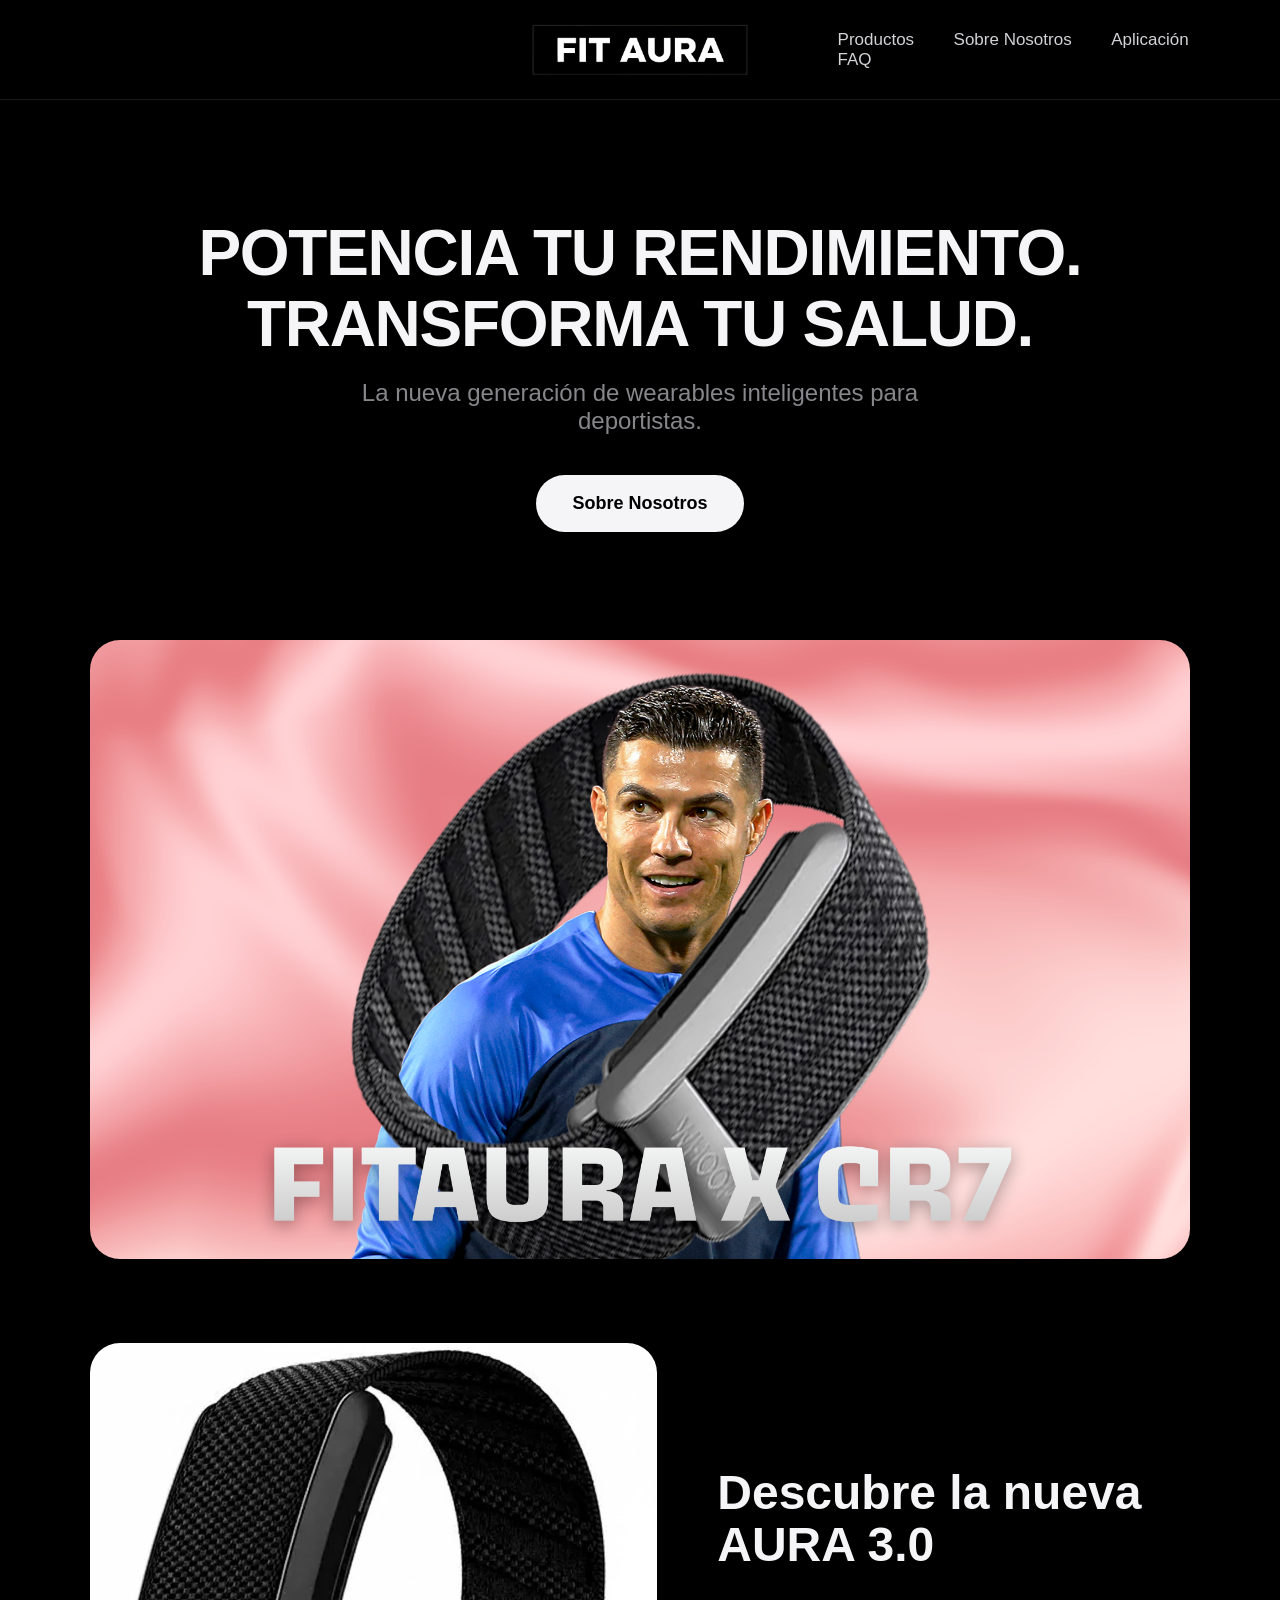
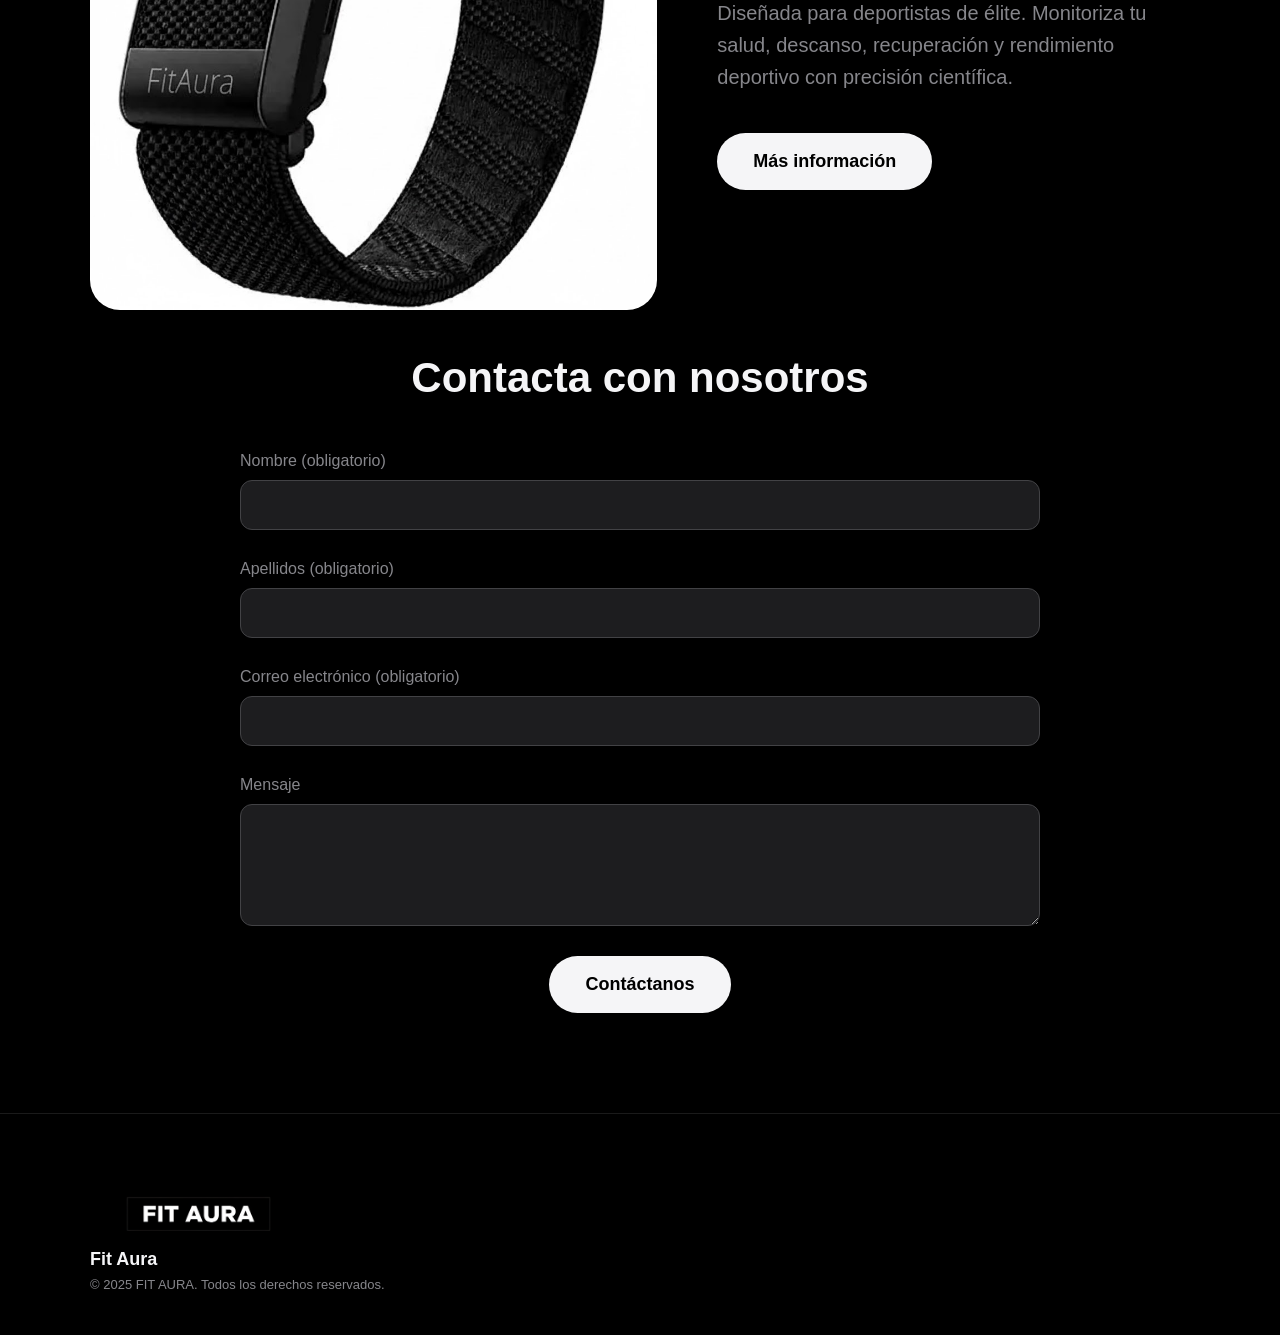
<file: index.html>
<!DOCTYPE html>
<html lang="es">
<head>
    <meta charset="UTF-8">
    <meta name="viewport" content="width=device-width, initial-scale=1.0">
    <title>FIT AURA - Potencia tu Rendimiento</title>

    <link rel="icon" type="image/png" href="assets/favicon.png">

    <link rel="stylesheet" href="style.css">
</head>
<body>

    <header class="navbar">
        <div class="nav-side nav-left"></div> 
        <div class="nav-center">
            <a href="index.html">
                <img src="assets/Letras FITAURA.png" alt="FIT AURA Logo" class="logo">
            </a>
        </div>
        <div class="nav-side nav-right">
            <nav>
                <a href="productos.html">Productos</a>
                <a href="sobre-nosotros.html">Sobre Nosotros</a>
                <a href="aplicacion.html">Aplicación</a>
                <a href="https://notebooklm.google.com/notebook/1a202533-34b2-4acc-ba76-eec06b1f2f01?authuser=1" target="_blank">FAQ</a>
            </nav>
        </div>
    </header>

    <main>
        <section class="hero">
            <h1 class="animate-load">POTENCIA TU RENDIMIENTO.<br>TRANSFORMA TU SALUD.</h1>
            <p class="animate-load delay-1">La nueva generación de wearables inteligentes para deportistas.</p>
            <div class="animate-load delay-2">
                <a href="sobre-nosotros.html" class="btn-hero">Sobre Nosotros</a>
            </div>
        </section>

        <section class="promo-section reveal-scale">
            <div class="image-container">
                <img src="assets/fitaura-x-cr7.png" alt="Fitaura x CR7 Collaboration" class="promo-img">
            </div>
        </section>

        <section class="featured-product" id="productos">
            <div class="featured-container">
                <div class="product-image-side reveal-left">
                    <img src="assets/fit-aura-pulsera.jpg" alt="AURA 3.0 Wearable" class="product-img-featured">
                </div>
                <div class="product-text-side reveal-right">
                    <h2>Descubre la nueva AURA 3.0</h2>
                    <p>Diseñada para deportistas de élite. Monitoriza tu salud, descanso, recuperación y rendimiento deportivo con precisión científica.</p>
                    <a href="productos.html" class="btn-more">Más información</a>
                </div>
            </div>
        </section>

        <section class="contact-section reveal-scale" id="contacto">
            <div class="contact-container">
                <h2>Contacta con nosotros</h2>
                <form class="contact-form" action="https://formspree.io/f/mlgwkwlw" method="POST">
                    <div class="form-group">
                        <label>Nombre (obligatorio)</label>
                        <input type="text" name="nombre" required>
                    </div>
                    <div class="form-group">
                        <label>Apellidos (obligatorio)</label>
                        <input type="text" name="apellidos" required>
                    </div>
                    <div class="form-group">
                        <label>Correo electrónico (obligatorio)</label>
                        <input type="email" name="email" required>
                    </div>
                    <div class="form-group">
                        <label>Mensaje</label>
                        <textarea name="mensaje" rows="5"></textarea>
                    </div>
                    <button type="submit" class="btn-submit">Contáctanos</button>
                </form>
            </div>
        </section>
    </main>

    <footer class="footer">
        <div class="footer-container">
            <div class="footer-column brand-col">
                <img src="assets/Letras FITAURA.png" alt="FIT AURA" class="footer-logo">
                <p class="brand-name">Fit Aura</p>
                <p class="copyright">© 2025 FIT AURA. Todos los derechos reservados.</p>
            </div>
        </div>
    </footer>

    <script>
        const observer = new IntersectionObserver((entries) => {
            entries.forEach(entry => {
                if (entry.isIntersecting) entry.target.classList.add('active');
            });
        }, { threshold: 0.15 });
        document.querySelectorAll('.reveal-left, .reveal-right, .reveal-scale').forEach(el => observer.observe(el));
    </script>
</body>
</html>
</file>
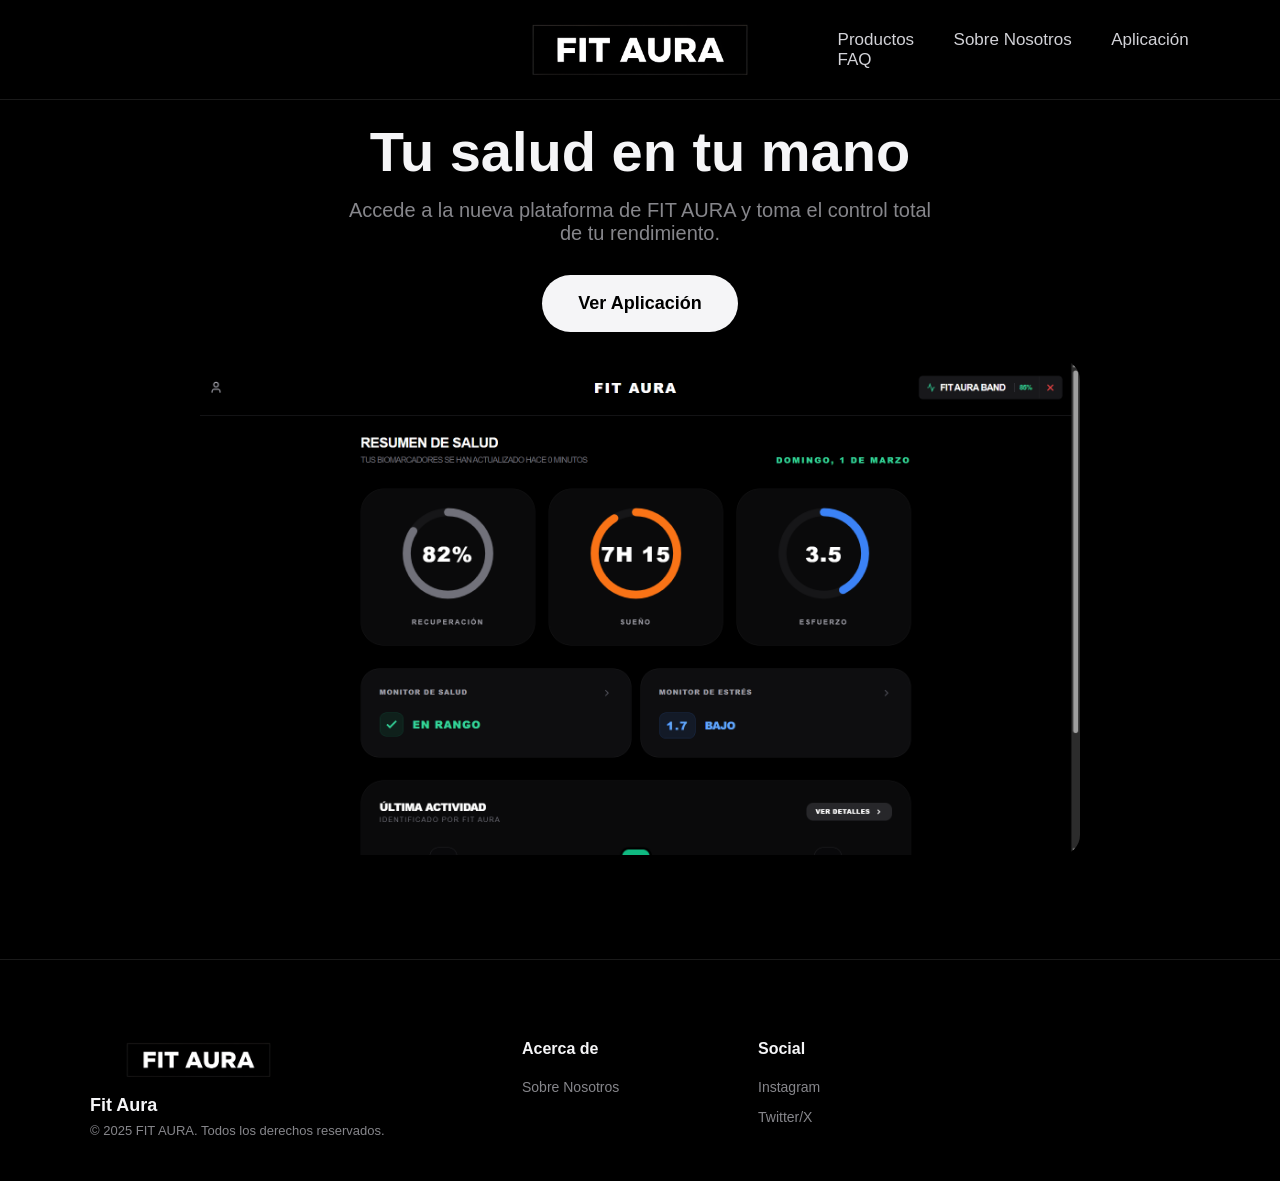
<file: aplicacion.html>
<!DOCTYPE html>
<html lang="es">
<head>
    <meta charset="UTF-8">
    <meta name="viewport" content="width=device-width, initial-scale=1.0">
    <title>Aplicación - FIT AURA</title>
    
    <link rel="icon" type="image/png" href="assets/favicon.png">
    
    <link rel="stylesheet" href="style.css">
</head>
<body>

   <header class="navbar">
    <div class="nav-side nav-left"></div> 
    <div class="nav-center">
        <a href="index.html">
            <img src="assets/Letras FITAURA.png" alt="FIT AURA Logo" class="logo">
        </a>
    </div>
    <div class="nav-side nav-right">
        <div class="menu-toggle" id="mobile-menu">
            <span class="bar"></span>
            <span class="bar"></span>
            <span class="bar"></span>
        </div>
        <nav class="nav-links">
            <a href="productos.html">Productos</a>
            <a href="sobre-nosotros.html">Sobre Nosotros</a>
            <a href="aplicacion.html">Aplicación</a>
            <a href="https://notebooklm.google.com/notebook/1a202533-34b2-4acc-ba76-eec06b1f2f01?authuser=1" target="_blank">FAQ</a>
        </nav>
    </div>
</header>

<script>
    const menu = document.querySelector('#mobile-menu');
    const menuLinks = document.querySelector('.nav-links');

    menu.addEventListener('click', function() {
        menu.classList.toggle('is-active');
        menuLinks.classList.toggle('active');
    });

    // Cerrar menú al hacer click en un enlace
    document.querySelectorAll('.nav-links a').forEach(n => n.addEventListener('click', () => {
        menu.classList.remove('is-active');
        menuLinks.classList.remove('active');
    }));
</script>

    <main class="app-page">
        <section class="app-hero animate-load">
            <h1>Tu salud en tu mano</h1>
            <p>Accede a la nueva plataforma de FIT AURA y toma el control total de tu rendimiento.</p>
            <div class="app-buttons">
                <a href="https://eduubmq.github.io/fitauraapp/" class="btn-hero" target="_blank">Ver Aplicación</a>
            </div>
        </section>

        <section class="app-preview reveal-scale">
            <div class="image-container-app">
                <img src="assets/aplicacion.png" alt="FIT AURA App Preview" class="app-img">
            </div>
        </section>
    </main>

    <footer class="footer">
        <div class="footer-container">
            <div class="footer-column brand-col">
                <img src="assets/Letras FITAURA.png" alt="FIT AURA" class="footer-logo">
                <p class="brand-name">Fit Aura</p>
                <p class="copyright">© 2025 FIT AURA. Todos los derechos reservados.</p>
            </div>
            <div class="footer-column">
                <h4>Acerca de</h4>
                <ul>
                    <li><a href="sobre-nosotros.html">Sobre Nosotros</a></li>
                </ul>
            </div>
            <div class="footer-column">
                <h4>Social</h4>
                <ul>
                    <li><a href="#">Instagram</a></li>
                    <li><a href="#">Twitter/X</a></li>
                </ul>
            </div>
        </div>
    </footer>

    <script>
        const observer = new IntersectionObserver((entries) => {
            entries.forEach(entry => {
                if (entry.isIntersecting) entry.target.classList.add('active');
            });
        }, { threshold: 0.1 });
        document.querySelectorAll('.reveal-scale').forEach(el => observer.observe(el));
    </script>
</body>

</html>
</file>
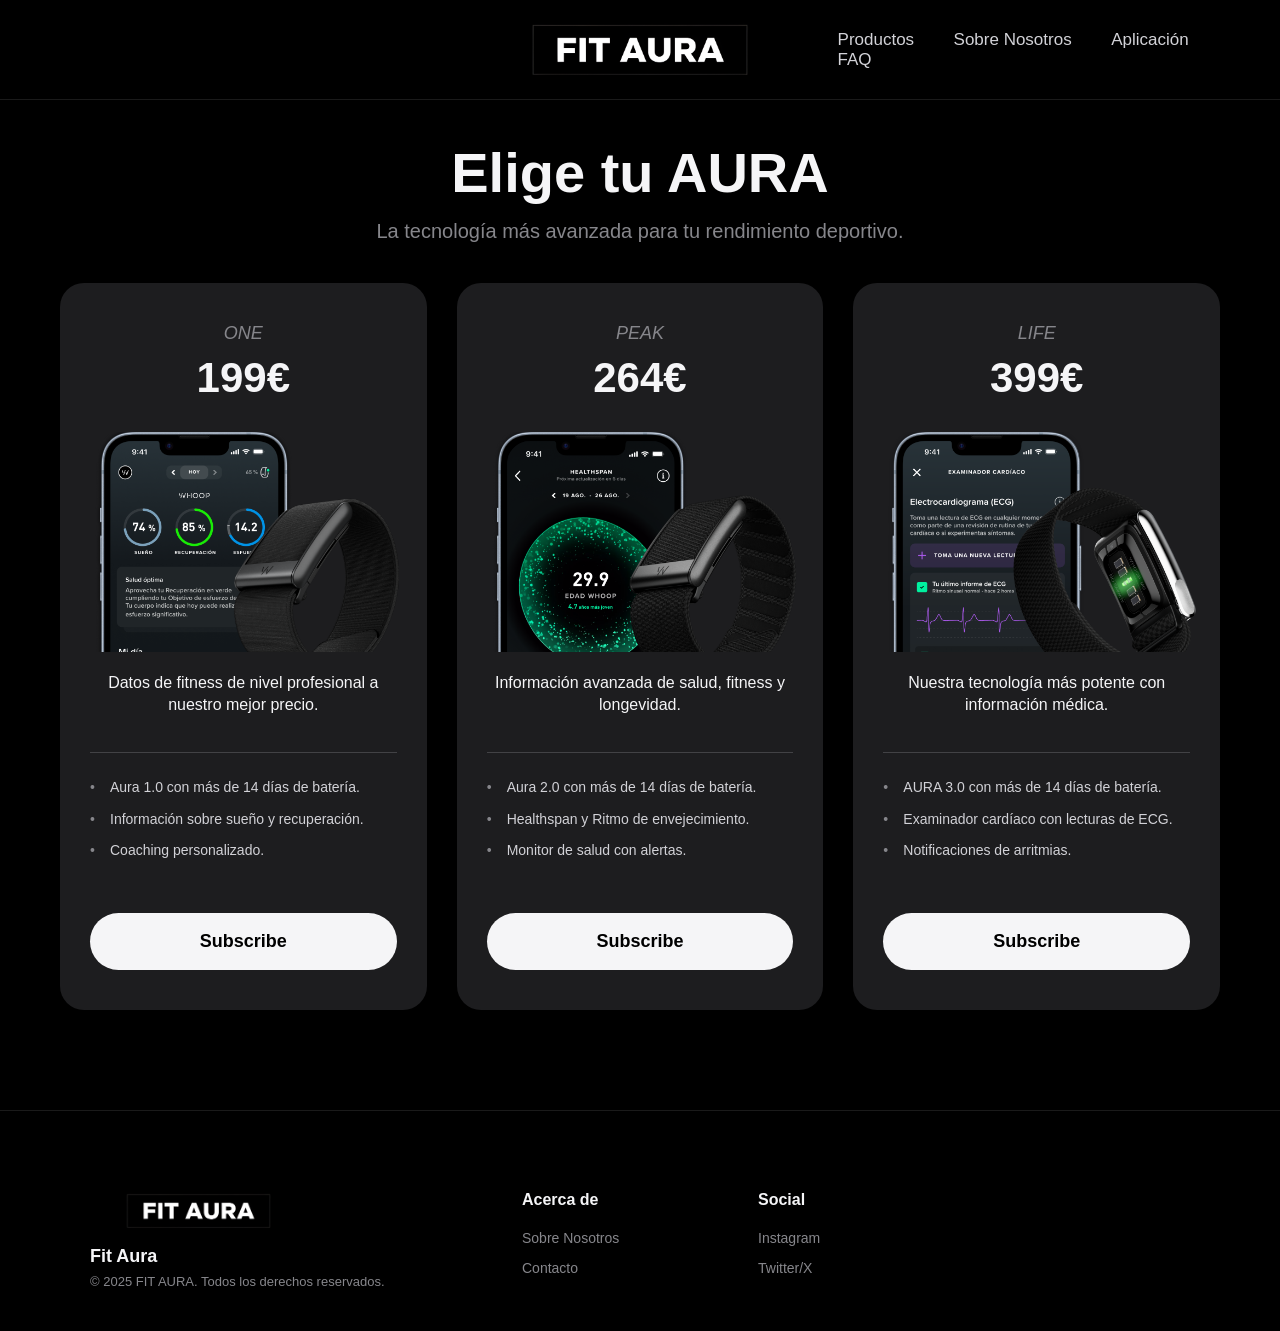
<file: productos.html>
<!DOCTYPE html>
<html lang="es">
<head>
    <meta charset="UTF-8">
    <meta name="viewport" content="width=device-width, initial-scale=1.0">
    <title>Productos - FIT AURA</title>

    <link rel="icon" type="image/png" href="assets/favicon.png">
    
    <link rel="stylesheet" href="style.css">
</head>
<body>

    <header class="navbar">
        <div class="nav-side nav-left"></div> 
        <div class="nav-center">
            <a href="index.html">
                <img src="assets/Letras FITAURA.png" alt="FIT AURA Logo" class="logo">
            </a>
        </div>
        <div class="nav-side nav-right">
            <nav>
                <a href="productos.html">Productos</a>
                <a href="sobre-nosotros.html">Sobre Nosotros</a>
                <a href="aplicacion.html">Aplicación</a>
                <a href="https://notebooklm.google.com/notebook/1a202533-34b2-4acc-ba76-eec06b1f2f01?authuser=1" target="_blank">FAQ</a>
            </nav>
        </div>
    </header>

    <main class="pricing-page">
        <section class="pricing-hero animate-load">
            <h1>Elige tu AURA</h1>
            <p>La tecnología más avanzada para tu rendimiento deportivo.</p>
        </section>

        <section class="pricing-grid">
            
            <div class="pricing-card reveal-scale">
                <span class="plan-tag">ONE</span>
                <p class="price">199€</p>
                <div class="card-img-wrap">
                    <img src="assets/suscripcion1.png" alt="AURA ONE" class="card-img">
                </div>
                <p class="card-desc">Datos de fitness de nivel profesional a nuestro mejor precio.</p>
                <hr>
                <ul class="features">
                    <li>Aura 1.0 con más de 14 días de batería.</li>
                    <li>Información sobre sueño y recuperación.</li>
                    <li>Coaching personalizado.</li>
                </ul>
                <div class="card-buttons">
                    <a href="#" class="btn-subscribe">Subscribe</a>
                </div>
            </div>

            <div class="pricing-card reveal-scale delay-1">
                <span class="plan-tag">PEAK</span>
                <p class="price">264€</p>
                <div class="card-img-wrap">
                    <img src="assets/suscripcion2.png" alt="AURA PEAK" class="card-img">
                </div>
                <p class="card-desc">Información avanzada de salud, fitness y longevidad.</p>
                <hr>
                <ul class="features">
                    <li>Aura 2.0 con más de 14 días de batería.</li>
                    <li>Healthspan y Ritmo de envejecimiento.</li>
                    <li>Monitor de salud con alertas.</li>
                </ul>
                <div class="card-buttons">
                    <a href="#" class="btn-subscribe">Subscribe</a>
                </div>
            </div>

            <div class="pricing-card reveal-scale delay-2">
                <span class="plan-tag">LIFE</span>
                <p class="price">399€</p>
                <div class="card-img-wrap">
                    <img src="assets/suscripcion3.png" alt="AURA 3.0" class="card-img">
                </div>
                <p class="card-desc">Nuestra tecnología más potente con información médica.</p>
                <hr>
                <ul class="features">
                    <li>AURA 3.0 con más de 14 días de batería.</li>
                    <li>Examinador cardíaco con lecturas de ECG.</li>
                    <li>Notificaciones de arritmias.</li>
                </ul>
                <div class="card-buttons">
                    <a href="#" class="btn-subscribe">Subscribe</a>
                </div>
            </div>

        </section>
    </main>

    <footer class="footer">
        <div class="footer-container">
            <div class="footer-column brand-col">
                <img src="assets/Letras FITAURA.png" alt="FIT AURA" class="footer-logo">
                <p class="brand-name">Fit Aura</p>
                <p class="copyright">© 2025 FIT AURA. Todos los derechos reservados.</p>
            </div>
            <div class="footer-column">
                <h4>Acerca de</h4>
                <ul>
                    <li><a href="sobre-nosotros.html">Sobre Nosotros</a></li>
                    <li><a href="index.html#contacto">Contacto</a></li>
                </ul>
            </div>
            <div class="footer-column">
                <h4>Social</h4>
                <ul>
                    <li><a href="#">Instagram</a></li>
                    <li><a href="#">Twitter/X</a></li>
                </ul>
            </div>
        </div>
    </footer>

    <script>
        const observer = new IntersectionObserver((entries) => {
            entries.forEach(entry => {
                if (entry.isIntersecting) entry.target.classList.add('active');
            });
        }, { threshold: 0.1 });
        document.querySelectorAll('.reveal-scale').forEach(el => observer.observe(el));
    </script>
</body>
</html>
</file>
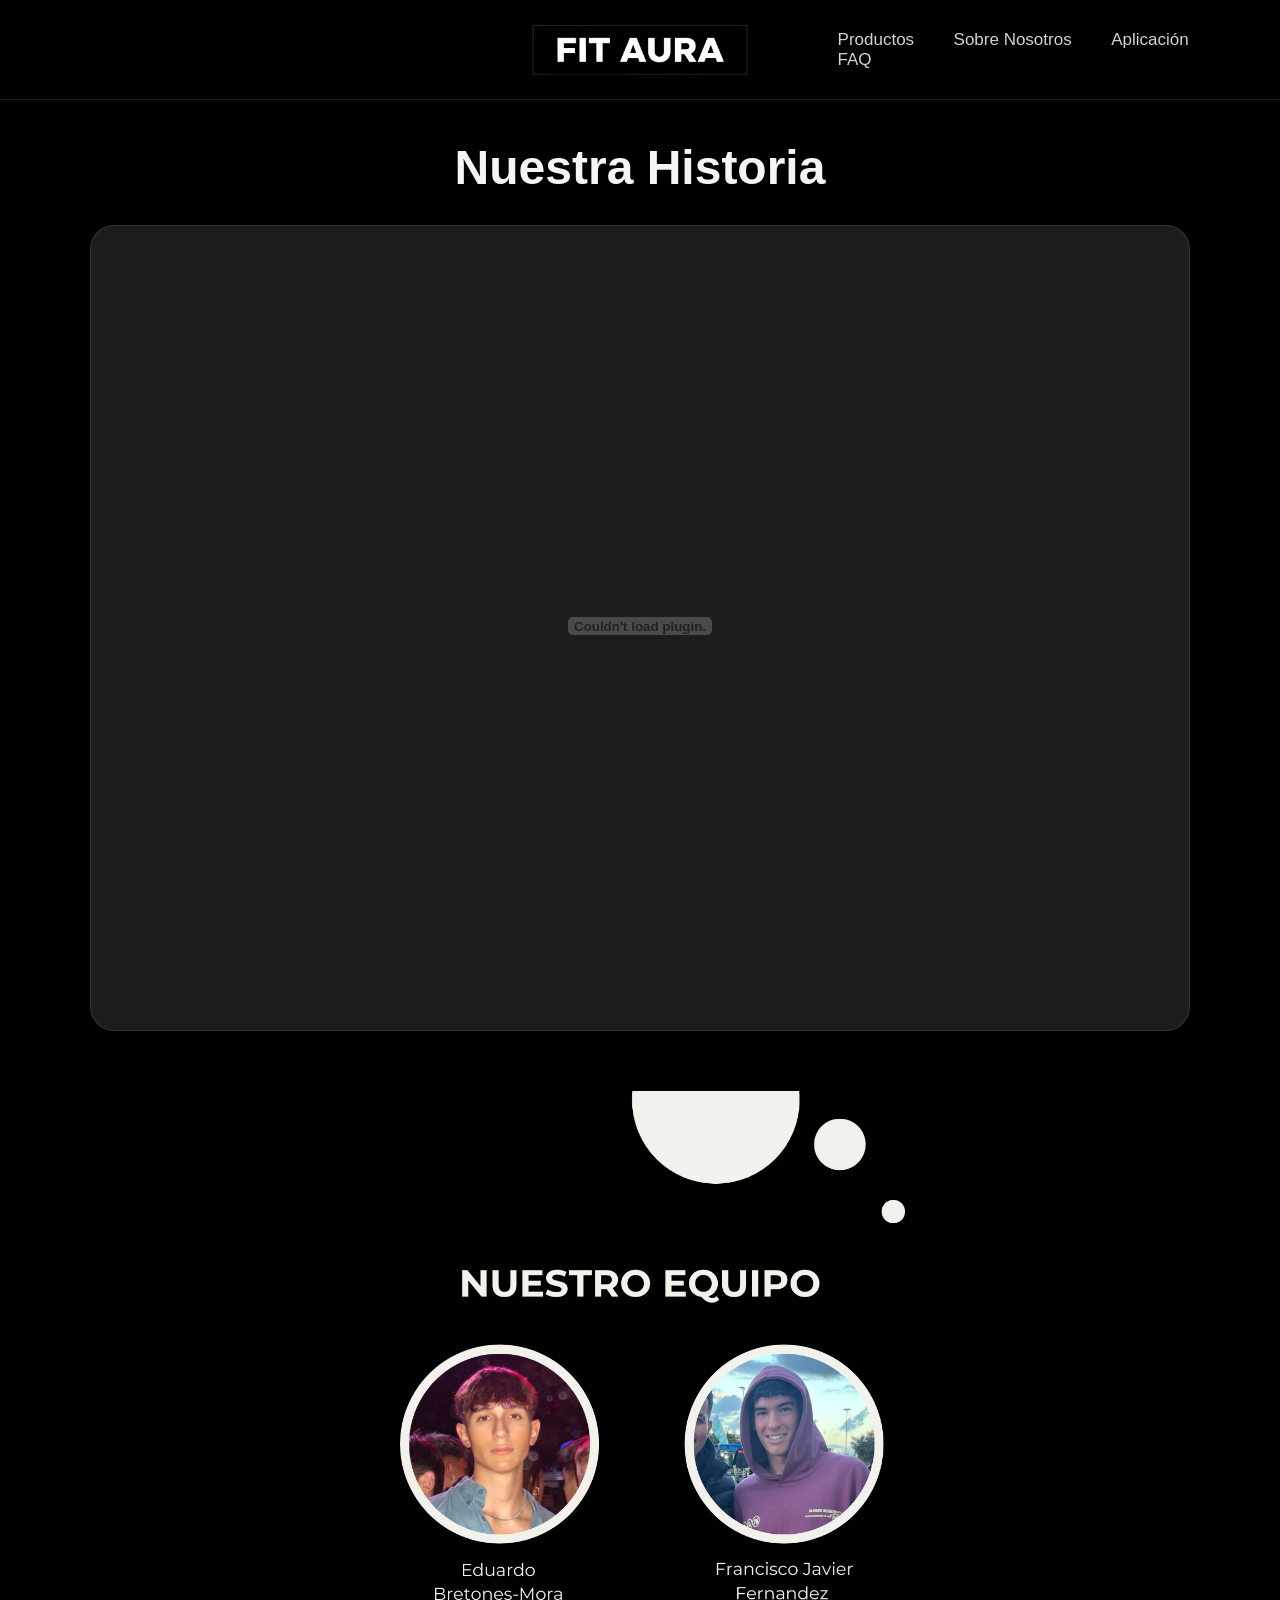
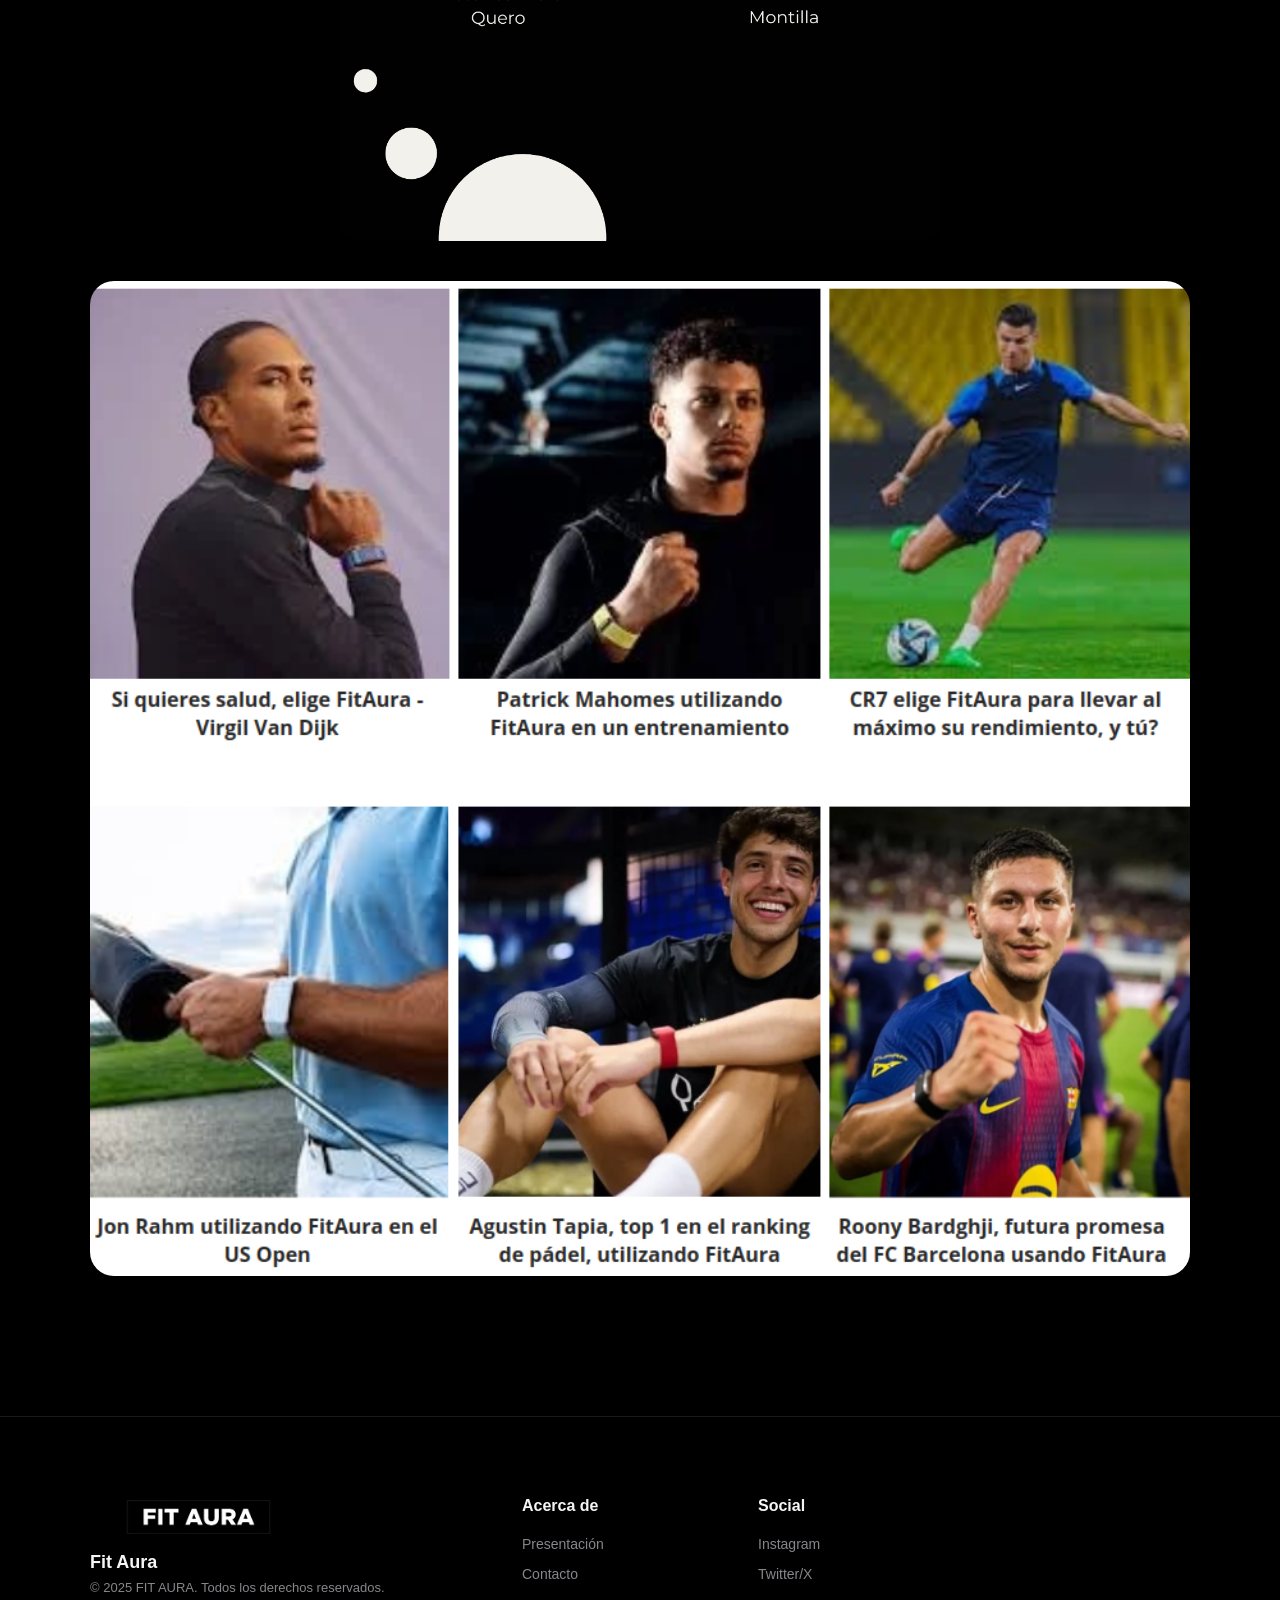
<file: sobre-nosotros.html>
<!DOCTYPE html>
<html lang="es">
<head>
    <meta charset="UTF-8">
    <meta name="viewport" content="width=device-width, initial-scale=1.0">
    <title>Sobre Nosotros - FIT AURA</title>

    <link rel="icon" type="image/png" href="assets/favicon.png">
    
    <link rel="stylesheet" href="style.css">
</head>
<body>

    <header class="navbar">
        <div class="nav-side nav-left"></div> 
        <div class="nav-center">
            <a href="index.html">
                <img src="assets/Letras FITAURA.png" alt="FIT AURA Logo" class="logo">
            </a>
        </div>
        <div class="nav-side nav-right">
            <nav>
                <a href="productos.html">Productos</a>
                <a href="sobre-nosotros.html">Sobre Nosotros</a>
                <a href="aplicacion.html">Aplicación</a>
                <a href="https://notebooklm.google.com/notebook/1a202533-34b2-4acc-ba76-eec06b1f2f01?authuser=1" target="_blank">FAQ</a>
            </nav>
        </div>
    </header>

    <main class="about-page-pdf">
        <section class="pdf-section animate-load">
            <h1>Nuestra Historia</h1>
            <div class="pdf-container">
                <embed src="assets/FIT AURA pdf.pdf" type="application/pdf" width="100%" height="800px" />
            </div>
        </section>

        <section class="team-section reveal-scale">
            <div class="team-image-container">
                <img src="assets/equipo.png" alt="Equipo FIT AURA" class="team-img">
            </div>
        </section>

        <section class="feed-section reveal-scale">
            <div class="feed-image-container">
                <img src="assets/feed.png" alt="Atletas FIT AURA" class="feed-img">
            </div>
        </section>
    </main>

    <footer class="footer">
        <div class="footer-container">
            <div class="footer-column brand-col">
                <img src="assets/Letras FITAURA.png" alt="FIT AURA" class="footer-logo">
                <p class="brand-name">Fit Aura</p>
                <p class="copyright">© 2025 FIT AURA. Todos los derechos reservados.</p>
            </div>
            <div class="footer-column">
                <h4>Acerca de</h4>
                <ul>
                    <li><a href="sobre-nosotros.html">Presentación</a></li>
                    <li><a href="index.html#contacto">Contacto</a></li>
                </ul>
            </div>
            <div class="footer-column">
                <h4>Social</h4>
                <ul>
                    <li><a href="#">Instagram</a></li>
                    <li><a href="#">Twitter/X</a></li>
                </ul>
            </div>
        </div>
    </footer>

    <script>
        const observer = new IntersectionObserver((entries) => {
            entries.forEach(entry => {
                if (entry.isIntersecting) entry.target.classList.add('active');
            });
        }, { threshold: 0.1 });
        document.querySelectorAll('.reveal-scale').forEach(el => observer.observe(el));
    </script>
</body>
</html>
</file>
<file: style.css>
/* ==========================================================================
   1. RESETEO Y TIPOGRAFÍA (ESTILO PREMIUM APPLE)
   ========================================================================== */
* {
    margin: 0;
    padding: 0;
    box-sizing: border-box;
    font-family: -apple-system, BlinkMacSystemFont, "Segoe UI", Roboto, Helvetica, Arial, sans-serif;
    -webkit-font-smoothing: antialiased;
    -moz-osx-font-smoothing: grayscale;
}

body {
    background-color: #000000; 
    color: #f5f5f7; 
    overflow-x: hidden;
}

/* ==========================================================================
   2. ANIMACIONES Y REVEAL SYSTEM
   ========================================================================== */
@keyframes fadeInUp {
    from { opacity: 0; transform: translateY(30px); }
    to { opacity: 1; transform: translateY(0); }
}

@keyframes fadeInDown {
    from { opacity: 0; transform: translateY(-20px); }
    to { opacity: 1; transform: translateY(0); }
}

.animate-load {
    opacity: 0;
    animation: fadeInUp 1s cubic-bezier(0.2, 0.8, 0.2, 1) forwards;
}

.delay-1 { animation-delay: 0.2s; transition-delay: 0.2s; }
.delay-2 { animation-delay: 0.4s; transition-delay: 0.4s; }

.reveal-left { opacity: 0; transform: translateX(-50px); transition: all 1s cubic-bezier(0.2, 0.8, 0.2, 1); }
.reveal-right { opacity: 0; transform: translateX(50px); transition: all 1s cubic-bezier(0.2, 0.8, 0.2, 1); }
.reveal-scale { opacity: 0; transform: scale(0.9); transition: all 1s cubic-bezier(0.2, 0.8, 0.2, 1); }

.active { 
    opacity: 1 !important; 
    transform: translate(0) scale(1) !important; 
}

/* ==========================================================================
   3. COMPONENTES GLOBALES (NAVBAR Y BOTONES)
   ========================================================================== */
.navbar {
    display: flex;
    justify-content: space-between;
    align-items: center;
    padding: 0 40px; 
    height: 100px;
    background-color: rgba(0, 0, 0, 0.7); 
    backdrop-filter: saturate(180%) blur(20px); 
    -webkit-backdrop-filter: saturate(180%) blur(20px);
    border-bottom: 1px solid rgba(255, 255, 255, 0.1); 
    position: fixed; 
    top: 0;
    width: 100%;
    z-index: 1000;
    animation: fadeInDown 0.8s ease-out;
}

.nav-side { flex: 1; }
.nav-center { flex: 0 0 auto; display: flex; justify-content: center; }
.nav-right { display: flex; justify-content: flex-end; }

.logo { height: 60px; width: auto; display: block; }

nav a {
    color: #d2d2d7; 
    text-decoration: none; 
    margin-left: 35px; 
    font-size: 17px;
    transition: color 0.3s ease;
}
nav a:hover { color: #ffffff; }

.btn-hero, .btn-more, .btn-submit, .btn-subscribe, .btn-info {
    display: inline-block;
    background-color: #f5f5f7;
    color: #000000;
    text-decoration: none;
    padding: 18px 36px;
    border-radius: 40px;
    font-size: 18px;
    font-weight: 600;
    border: none;
    cursor: pointer;
    transition: all 0.4s ease;
    text-align: center;
}

.btn-hero:hover, .btn-more:hover, .btn-submit:hover, .btn-subscribe:hover { 
    transform: scale(1.05); 
    background-color: #ffffff; 
    box-shadow: 0 0 20px rgba(255, 255, 255, 0.2);
}

/* ==========================================================================
   4. PÁGINA PRINCIPAL (INDEX.HTML)
   ========================================================================== */
.hero {
    display: flex;
    flex-direction: column;
    justify-content: center;
    align-items: center;
    text-align: center;
    min-height: 70vh;
    padding: 120px 20px 0 20px;
}

.hero h1 { font-size: 64px; font-weight: 700; line-height: 1.1; margin-bottom: 20px; letter-spacing: -0.02em; }
.hero p { font-size: 24px; color: #86868b; max-width: 650px; margin-bottom: 40px; }

.promo-section { 
    padding: 10px 20px 40px 20px; 
    display: flex; 
    justify-content: center; 
}
.image-container { max-width: 1100px; width: 100%; }
.promo-img { width: 100%; border-radius: 30px; }

.featured-product { padding: 40px 20px 20px 20px; display: flex; justify-content: center; }
.featured-container { max-width: 1100px; display: flex; align-items: center; gap: 60px; }
.product-image-side { flex: 1.2; }
.product-text-side { flex: 1; text-align: left; }
.product-img-featured { width: 100%; border-radius: 30px; }

.product-text-side h2 { font-size: 48px; font-weight: 700; margin-bottom: 25px; line-height: 1.1; }
.product-text-side p { font-size: 20px; color: #86868b; line-height: 1.6; margin-bottom: 40px; }

.contact-section { padding: 20px 20px 100px 20px; display: flex; justify-content: center; }
.contact-container { max-width: 800px; width: 100%; text-align: center; }
.contact-container h2 { font-size: 42px; margin-bottom: 50px; }

.form-group { margin-bottom: 30px; display: flex; flex-direction: column; text-align: left; }
.form-group label { margin-bottom: 10px; color: #86868b; font-size: 16px; }
.contact-form input, .contact-form textarea {
    background: #1d1d1f; 
    border: 1px solid #424245; 
    border-radius: 12px;
    padding: 15px; 
    color: #f5f5f7; 
    font-size: 16px; 
    outline: none;
    width: 100%;
    transition: border-color 0.3s ease;
}
.contact-form input:focus, .contact-form textarea:focus { border-color: #f5f5f7; }

/* ==========================================================================
   5. PÁGINA DE PRODUCTOS (PRODUCTOS.HTML)
   ========================================================================== */
.pricing-page { padding-top: 140px; text-align: center; }
.pricing-hero h1 { font-size: 56px; margin-bottom: 15px; font-weight: 700; }
.pricing-hero p { color: #86868b; font-size: 20px; margin-bottom: 20px; }

.pricing-grid {
    display: grid;
    grid-template-columns: repeat(auto-fit, minmax(300px, 1fr));
    gap: 30px;
    max-width: 1200px;
    margin: 0 auto;
    padding: 20px 20px 100px 20px;
}

.pricing-card {
    background-color: #1d1d1f;
    border-radius: 24px;
    padding: 40px 30px;
    display: flex;
    flex-direction: column;
    align-items: center;
    transition: transform 0.3s ease;
    opacity: 0;
}

.pricing-card:hover { transform: translateY(-10px); }

.plan-tag { font-style: italic; font-size: 18px; color: #86868b; margin-bottom: 10px; }
.price { font-size: 42px; font-weight: 700; margin-bottom: 30px; }

.card-img-wrap { width: 100%; height: 220px; display: flex; justify-content: center; align-items: center; margin-bottom: 20px; }
.card-img { max-height: 100%; width: auto; object-fit: contain; border-radius: 15px; }

.card-desc { font-size: 16px; min-height: 60px; margin-bottom: 20px; color: #f5f5f7; line-height: 1.4; }
hr { width: 100%; border: 0; border-top: 1px solid #424245; margin-bottom: 25px; }

.features { list-style: none; text-align: left; width: 100%; margin-bottom: 40px; }
.features li { font-size: 14px; color: #d2d2d7; margin-bottom: 12px; line-height: 1.4; position: relative; padding-left: 20px; }
.features li::before { content: "•"; position: absolute; left: 0; color: #86868b; }

.card-buttons { width: 100%; display: flex; flex-direction: column; gap: 12px; }

.btn-info { background: none; border: 1px solid #f5f5f7; color: #f5f5f7; padding: 12px; border-radius: 40px; }
.btn-info:hover { background: #f5f5f7; color: #000000; }

/* ==========================================================================
   6. PÁGINA DE APLICACIÓN (APLICACION.HTML) - NUEVA SECCIÓN FIX
   ========================================================================== */
.app-page { display: flex; flex-direction: column; align-items: center; }

/* Hero específico para app para reducir espacio superior */
.app-hero {
    display: flex;
    flex-direction: column;
    justify-content: center;
    align-items: center;
    text-align: center;
    min-height: 40vh; /* Altura reducida para subir el texto */
    padding: 110px 20px 20px 20px; /* Padding superior ajustado (100px nav + 10px) */
}

.app-hero h1 { font-size: 56px; font-weight: 700; margin-bottom: 15px; }
.app-hero p { font-size: 20px; color: #86868b; max-width: 600px; margin-bottom: 30px; }

.app-preview { padding-bottom: 100px; width: 100%; display: flex; justify-content: center; }
.image-container-app { max-width: 1100px; width: 100%; text-align: center; }
.app-img { max-width: 80%; height: auto; border-radius: 20px; } /* Control de tamaño de la imagen */

/* ==========================================================================
   7. OTRAS PÁGINAS (SOBRE NOSOTROS & PDF)
   ========================================================================== */
.about-page-pdf {
    padding-top: 140px;
    padding-bottom: 60px;
    display: flex;
    flex-direction: column;
    align-items: center;
    text-align: center;
}

.pdf-section { width: 90%; max-width: 1100px; margin-bottom: 60px; }
.pdf-section h1 { font-size: 48px; margin-bottom: 30px; }

.pdf-container { 
    background: #1d1d1f; border-radius: 24px; overflow: hidden; border: 1px solid rgba(255,255,255,0.1);
    box-shadow: 0 20px 40px rgba(0,0,0,0.5);
}

.team-section { width: 100%; text-align: center; padding-bottom: 40px; }
.team-image-container { width: 60%; max-width: 600px; margin: 0 auto; border-radius: 20px; overflow: hidden; }
.team-img { width: 100%; height: auto; display: block; }

.feed-section { width: 90%; max-width: 1100px; padding-bottom: 80px; }
.feed-image-container { width: 100%; border-radius: 24px; overflow: hidden; }
.feed-img { width: 100%; height: auto; display: block; }

/* ==========================================================================
   8. PIE DE PÁGINA (FOOTER)
   ========================================================================== */
.footer { padding: 80px 40px 40px 40px; border-top: 1px solid rgba(255, 255, 255, 0.1); }
.footer-container { max-width: 1100px; margin: 0 auto; display: grid; grid-template-columns: 2fr 1fr 1fr 1fr; gap: 40px; }
.brand-col { display: flex; flex-direction: column; align-items: flex-start; }
.footer-logo { height: 40px; width: auto; margin-bottom: 15px; }
.brand-name { font-weight: 700; font-size: 18px; margin-bottom: 5px; }
.copyright { color: #86868b; font-size: 13px; line-height: 1.5; }
.footer-column h4 { font-size: 16px; font-weight: 600; margin-bottom: 20px; color: #f5f5f7; }
.footer-column ul { list-style: none; }
.footer-column ul li { margin-bottom: 12px; }
.footer-column ul li a { text-decoration: none; color: #86868b; font-size: 14px; transition: color 0.3s ease; }
.footer-column ul li a:hover { color: #ffffff; }

/* ==========================================================================
   9. AJUSTES RESPONSIVOS (MÓVIL)
   ========================================================================== */
@media (max-width: 768px) {
    .navbar { padding: 0 20px; }
    .nav-left { display: none; }
    .hero h1, .app-hero h1 { font-size: 42px; }
    
    .featured-container { flex-direction: column; text-align: center; gap: 40px; }
    .product-text-side { text-align: center; }
    
    .pricing-grid { grid-template-columns: 1fr; }
    
    .footer-container { grid-template-columns: 1fr 1fr; }
    
    .team-image-container { width: 85%; }
    .pdf-container embed { height: 500px; }
    .app-img { max-width: 95%; }
}
</file>
